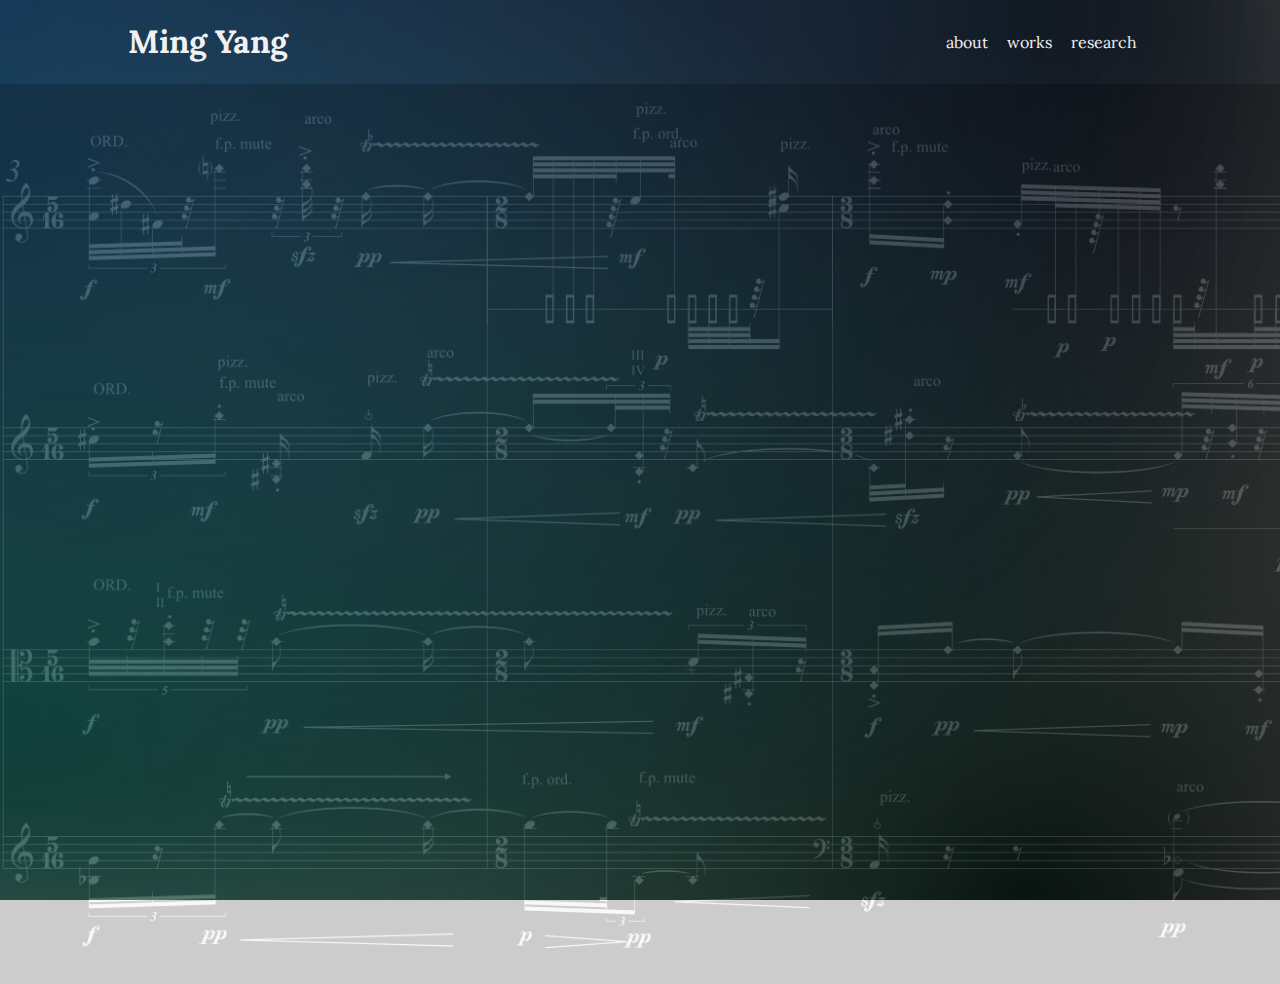
<file: index.html>
<!DOCTYPE html>
<html lang="en">
<head>
    <meta charset="UTF-8">
    <meta name="viewport" content="width=device-width, initial-scale=1.0">
    <title>Ming Yang</title>
    <link rel="stylesheet" href="styles.css">
    <script src="index.js" type="text/javascript" defer></script>
</head>
<body class="homepage">
    <header-component></header-component>
    <section id="homepage-content">
    </section>
</body>
</html>
</file>
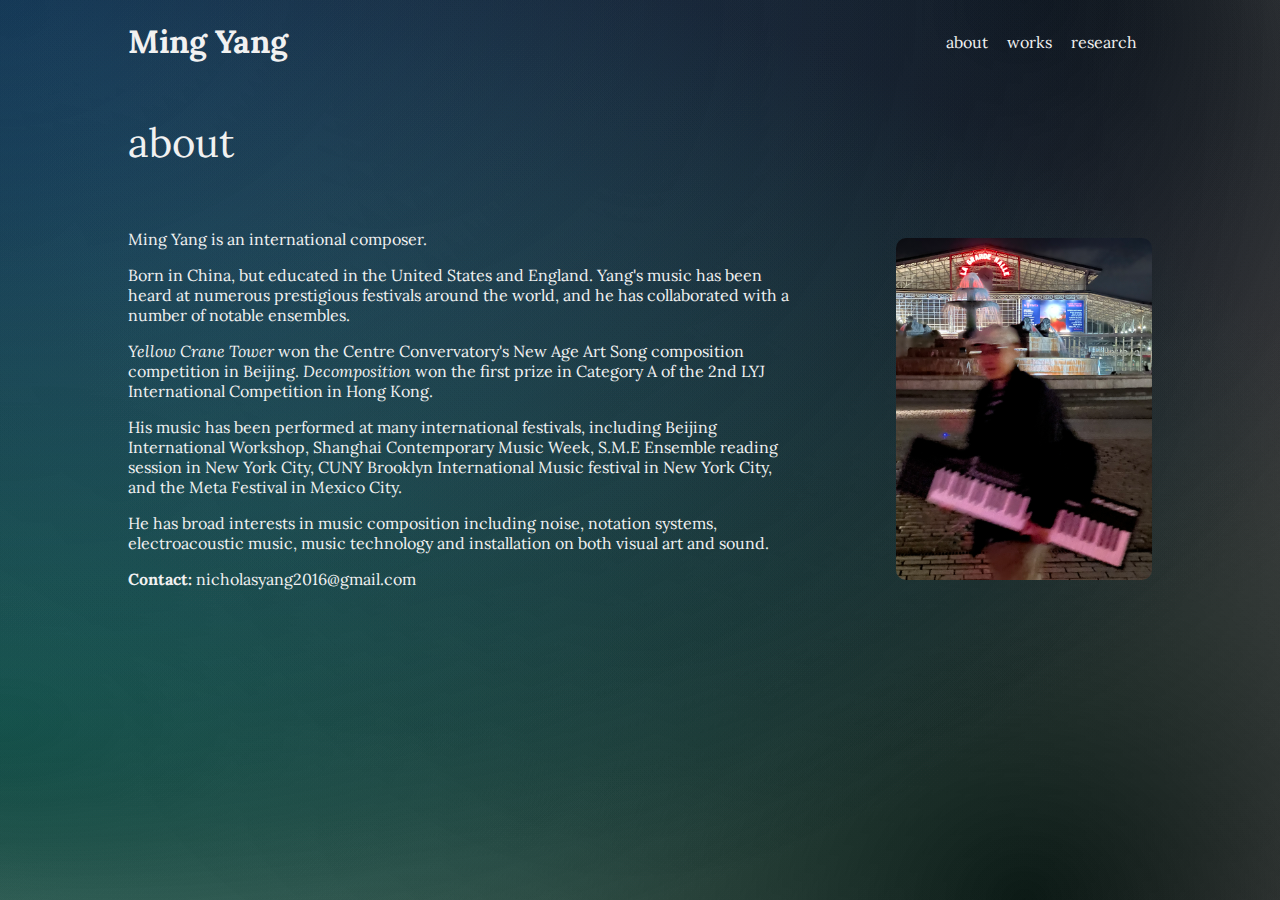
<file: about.html>
<!DOCTYPE html>
<html lang="en">
<head>
    <meta charset="UTF-8">
    <meta name="viewport" content="width=device-width, initial-scale=1.0">
    <title>Ming Yang - About</title>
    <link rel="stylesheet" href="styles.css">
    <script src="index.js" type="text/javascript" defer></script>
</head>
<body>
    <header-component></header-component>
    <h2>about</h2>
    <section id="aboutpage-content">
        <div id="text">
            <p>
                Ming Yang is an international composer.
            </p>
            <p>
                Born in China, but educated in the United States and England. Yang's music has been heard at numerous
                prestigious festivals around the world, and he has collaborated with a number of notable ensembles.
            </p>
            <p>
                <i>Yellow Crane Tower</i> won the Centre Convervatory's New Age Art Song composition competition in Beijing.
                <i>Decomposition</i> won the first prize in Category A of the 2nd LYJ International Competition in Hong Kong. 
            </p>
            <p>
                His music has been performed at many international festivals, including Beijing International Workshop, Shanghai 
                Contemporary Music Week, S.M.E Ensemble reading session in New York City, CUNY Brooklyn International Music festival
                in New York City, and the Meta Festival in Mexico City.
            </p>
            <p>
                He has broad interests in music composition including noise, notation systems, electroacoustic music, music technology
                and installation on both visual art and sound.
            </p>
            <p>
                <b>Contact: </b>nicholasyang2016@gmail.com
            </p>
        </div>
        <img src="./assets/images/ming-yang.jpg" alt="Photo of Ming Yang">
    </section>
</body>
</html>
</file>
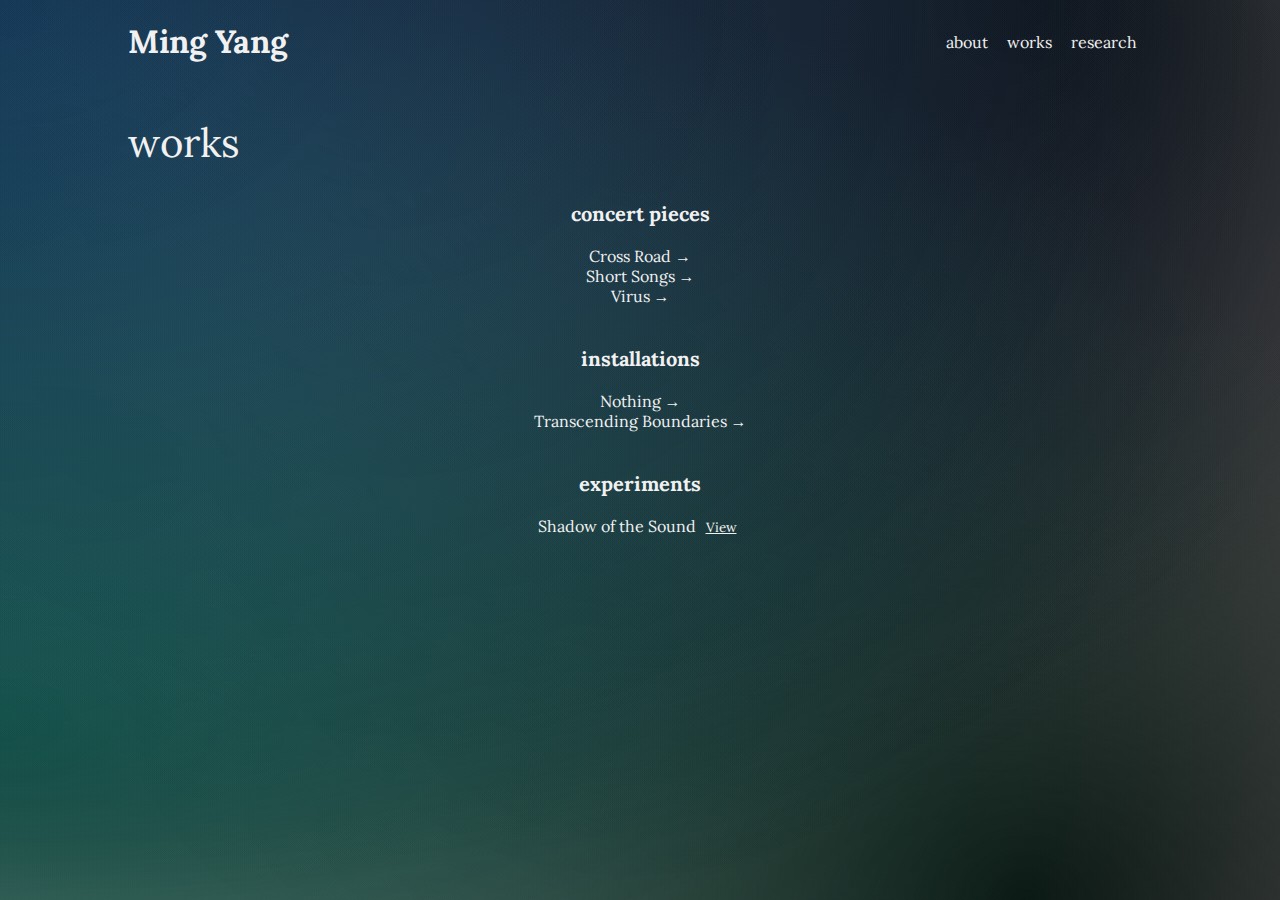
<file: works.html>
<!DOCTYPE html>
<html lang="en">
<head>
    <meta charset="UTF-8">
    <meta name="viewport" content="width=device-width, initial-scale=1.0">
    <title>Ming Yang - Works</title>
    <link rel="stylesheet" href="styles.css">
    <script src="index.js" type="text/javascript" defer></script>
</head>
<body>
    <header-component></header-component>
    <h2>works</h2>
    <section id="workspage-content">
       <h3>concert pieces</h3>
       <ul>
        <li><a href="./works/concert/crossroad.html">Cross Road →</a></li>
        <li><a href="./works/concert/shortsongs.html">Short Songs →</a></li>
        <li><a href="./works/concert/virus.html">Virus →</a></li>
       </ul>
       <br>
       <h3>installations</h3>
       <ul>
        <li><a href="./works/installations/nothing.html">Nothing →</a></li>
        <li><a href="./works/installations/transcendingboundaries.html">Transcending Boundaries →</a></li>
       </ul>
       <br>
       <h3>experiments</h3>
       <ul>
        <li>
            <p>Shadow of the Sound <button class="modal-btn" data-pdf-url="../../assets/pdfs/shadowofthesound.pdf">View</button></p>
        </li>
       </ul>
       <br>
    </section>

    <!-- PDF Modal -->
    <div id="pdf-modal" class="modal">
        <div class="modal-content">
          <span class="close">&times;</span>
          <iframe id="pdf-frame" src="" frameborder="0"></iframe>
        </div>
    </div>
</body>
</html>
</file>
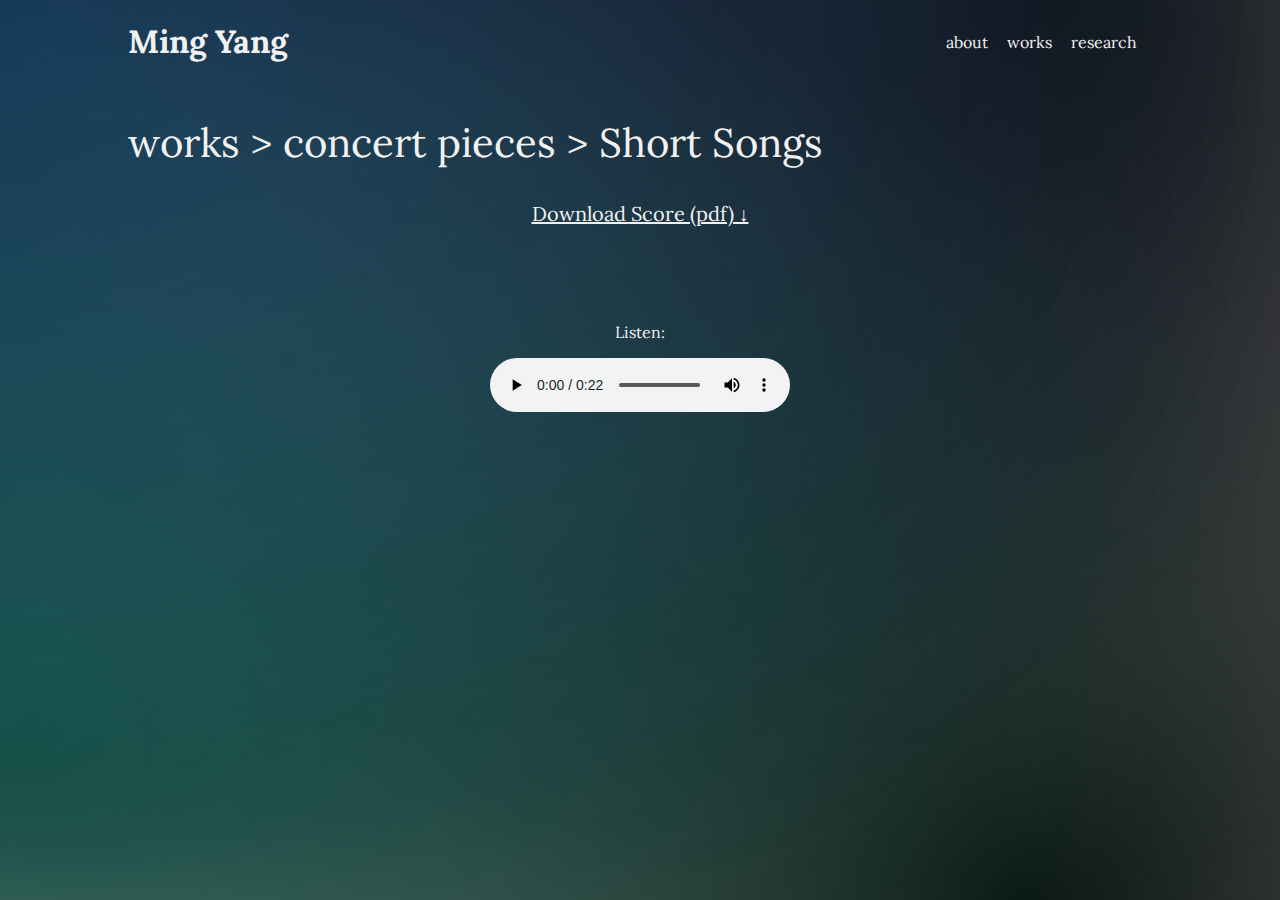
<file: works/concert/shortsongs.html>
<!DOCTYPE html>
<html lang="en">
<head>
    <meta charset="UTF-8">
    <meta name="viewport" content="width=device-width, initial-scale=1.0">
    <title>Ming Yang - Short Songs</title>
    <link rel="stylesheet" href="../../styles.css">
    <script src="../../index.js" type="text/javascript" defer></script>
</head>
<body>
    <header-component></header-component>
    <h2><a href="../../works.html">works</a> > concert pieces > Short Songs</h2>
    <section class="projectpage-content">
        <a href="../../assets/pdfs/shortsongs.pdf" download style="text-decoration: underline;">Download Score (pdf) ↓</a>
        <br>
        <div class="audio">
            <p>Listen:</p>
            <audio controls="" loop="true">
                <source src="../../assets/audio/shortsongs.mp3">
            </audio>
        </div>
     </section>
</body>
</html>
</file>
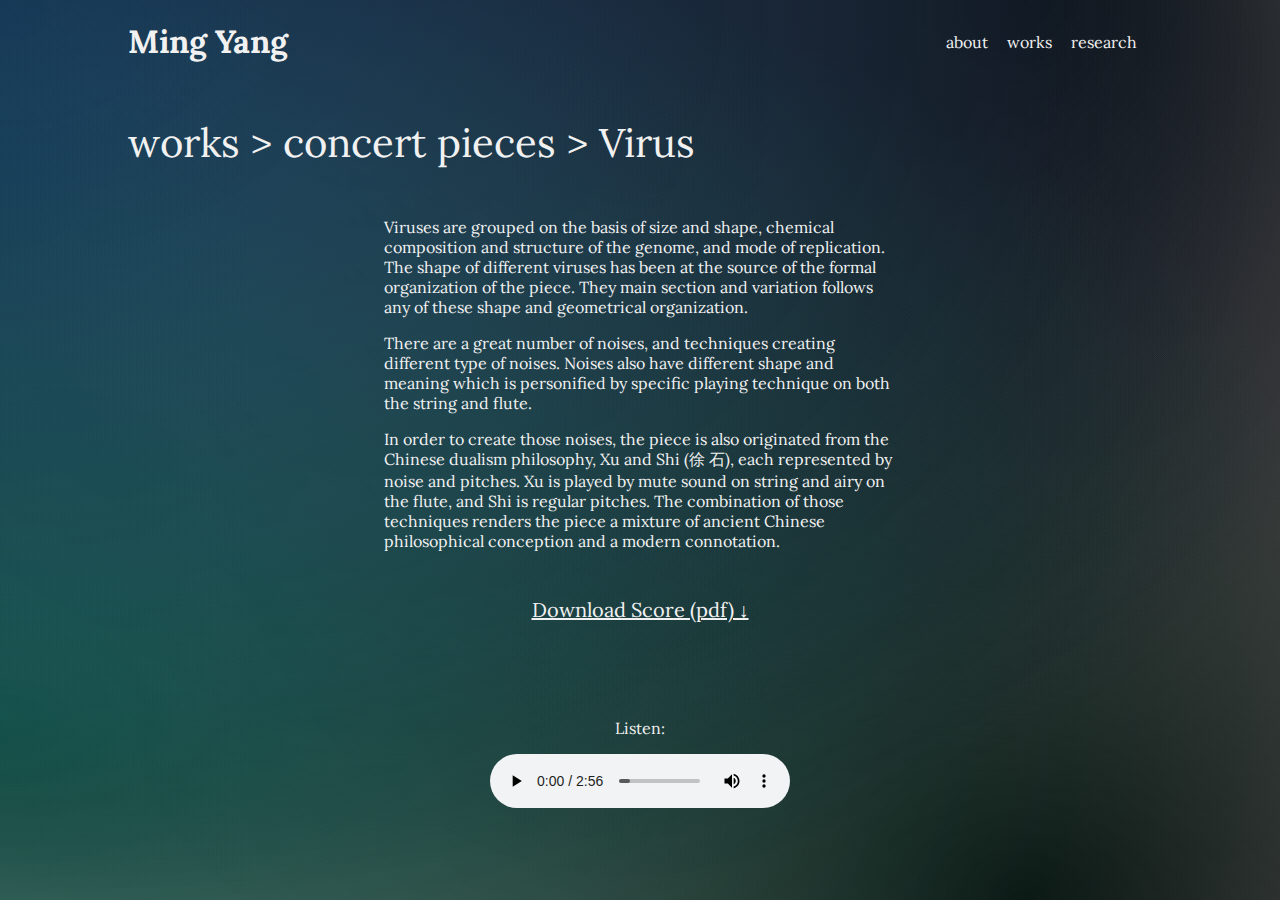
<file: works/concert/virus.html>
<!DOCTYPE html>
<html lang="en">
<head>
    <meta charset="UTF-8">
    <meta name="viewport" content="width=device-width, initial-scale=1.0">
    <title>Ming Yang - Virus</title>
    <link rel="stylesheet" href="../../styles.css">
    <script src="../../index.js" type="text/javascript" defer></script>
</head>
<body>
    <header-component></header-component>
    <h2><a href="../../works.html">works</a> > concert pieces > Virus</h2>
    <section class="projectpage-content">
        <div class="programme-note">
            <p class="programme-note">
                Viruses are grouped on the basis of size and shape, chemical composition and structure of the
                genome, and mode of replication. The shape of different viruses has been at the source of the
                formal organization of the piece. They main section and variation follows any of these shape and
                geometrical organization.
            </p>
            <p>
                There are a great number of noises, and techniques creating different type of noises. Noises also
                have different shape and meaning which is personified by specific playing technique on both the
                string and flute.
            </p>
            <p>
                In order to create those noises, the piece is also originated from the Chinese dualism philosophy,
                Xu and Shi (徐 石), each represented by noise and pitches. Xu is played by mute sound on string
                and airy on the flute, and Shi is regular pitches. The combination of those techniques renders the
                piece a mixture of ancient Chinese philosophical conception and a modern connotation.
            </p>
        </div>
        <a href="../../assets/pdfs/virus.pdf" download style="text-decoration: underline;">Download Score (pdf) ↓</a>
        <br>
        <div class="audio">
            <p>Listen:</p>
            <audio controls="" loop="true">
                <source src="../../assets/audio/virus.mp3">
            </audio>
        </div>
     </section>
</body>
</html>
</file>
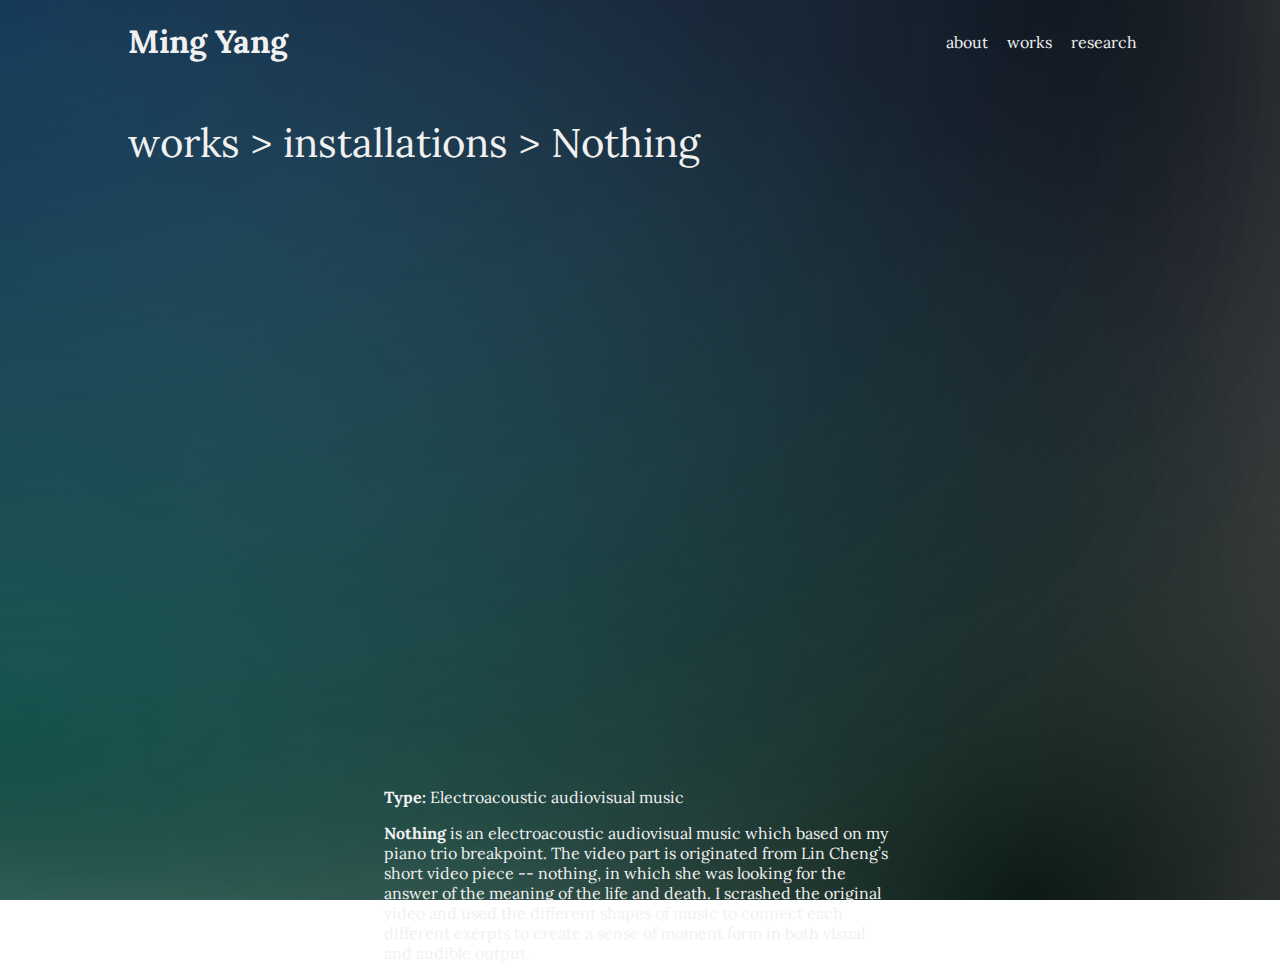
<file: works/installations/nothing.html>
<!DOCTYPE html>
<html lang="en">
<head>
    <meta charset="UTF-8">
    <meta name="viewport" content="width=device-width, initial-scale=1.0">
    <title>Ming Yang - Nothing</title>
    <link rel="stylesheet" href="../../styles.css">
    <script src="../../index.js" type="text/javascript" defer></script>
</head>
<body>
    <header-component></header-component>
    <h2 class="long-h2"><a href="../../works.html">works</a> > installations > Nothing</h2>
    <section class="projectpage-content">
        <iframe src="https://www.youtube.com/embed/Smu7sNrvEic?si=-Tjle0XRy9VTdEXr" title="YouTube video player" frameborder="0" allow="accelerometer; autoplay; clipboard-write; encrypted-media; gyroscope; picture-in-picture; web-share" allowfullscreen></iframe>
        <div class="programme-note">
            <p><b>Type: </b>Electroacoustic audiovisual music</p>
            <p>
                <b>Nothing </b>is an electroacoustic audiovisual music which based on my piano trio breakpoint. The video part is originated from Lin Cheng’s 
                short video piece -- nothing, in which she was looking for the answer of the meaning of the life and death. I scrashed the original video 
                and used the different shapes of music to connect each different exerpts to create a sense of moment form in both visual and audible output. 
            </p>
        </div>
     </section>
</body>
</html>
</file>
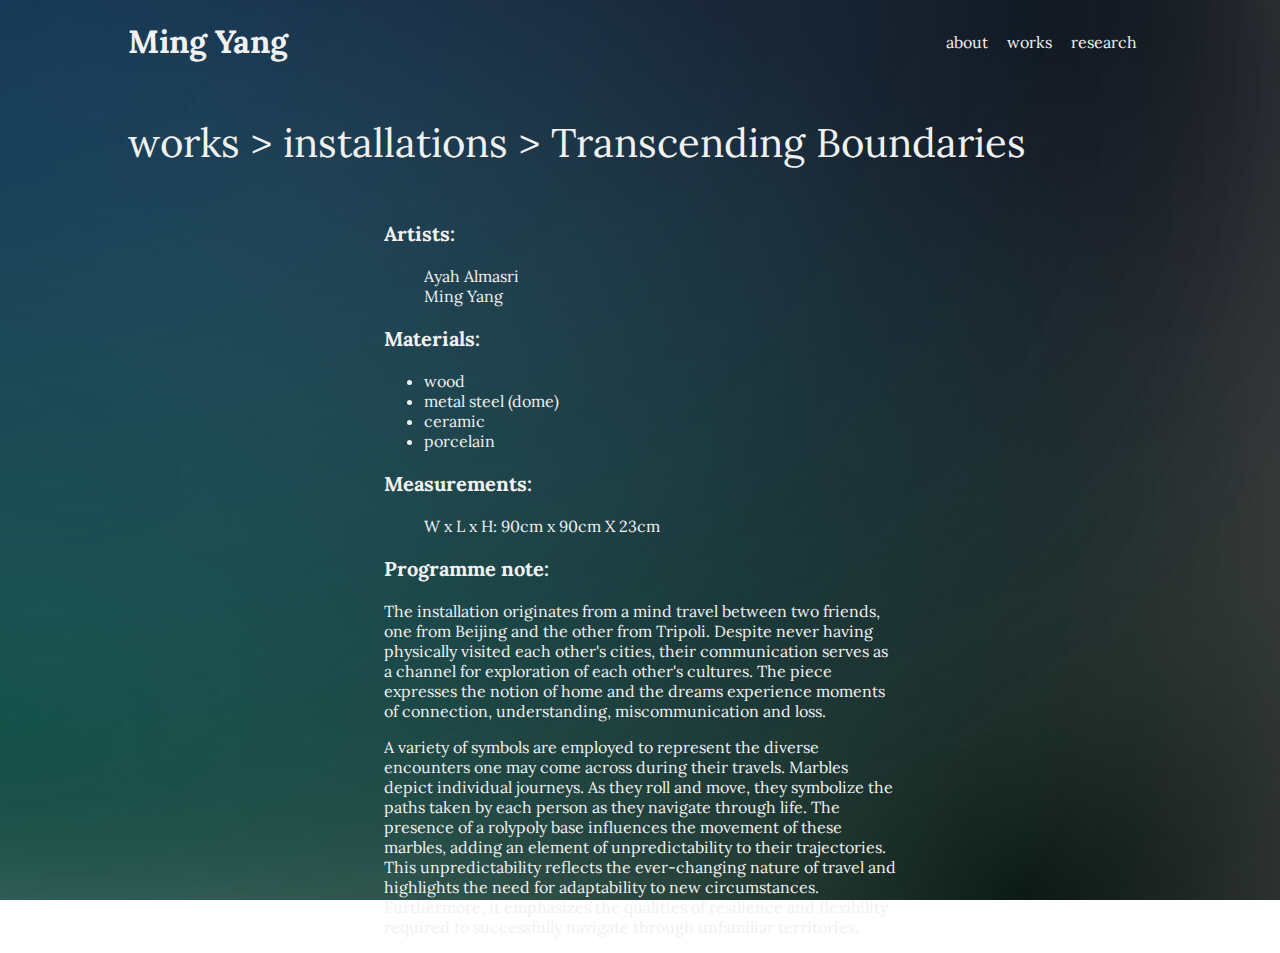
<file: works/installations/transcendingboundaries.html>
<!DOCTYPE html>
<html lang="en">
<head>
    <meta charset="UTF-8">
    <meta name="viewport" content="width=device-width, initial-scale=1.0">
    <title>Ming Yang - Transcending Boundaries</title>
    <link rel="stylesheet" href="../../styles.css">
    <script src="../../index.js" type="text/javascript" defer></script>
</head>
<body>
    <header-component></header-component>
    <h2><a href="../../works.html">works</a> > installations > Transcending Boundaries</h2>
    <section class="projectpage-content">
        <div class="programme-note">
            <h3>Artists: </h3>
                <ul style="list-style-type: none;">
                    <li>Ayah Almasri</li>
                    <li>Ming Yang</li>
                </ul>    
            <h3>Materials: </h3>
            <ul>
                <li>wood</li>
                <li>metal steel (dome)</li>
                <li>ceramic</li>
                <li>porcelain</li>
            </ul>
            <h3>Measurements: </h3>
                <ul style="list-style-type: none;">
                    <li>W x L x H: 90cm x 90cm X 23cm</li>
                </ul> 
            <h3>Programme note: </h3>
            <p>
                The installation originates from a mind travel between two friends, one from Beijing and 
                the other from Tripoli. Despite never having physically visited each other's cities, their 
                communication serves as a channel for exploration of each other's cultures. The piece 
                expresses the notion of home and the dreams experience moments of connection, understanding, 
                miscommunication and loss.
            </p>
            <p>
                A variety of symbols are employed to represent the diverse encounters one may come across during 
                their travels. Marbles depict individual journeys. As they roll and move, they symbolize the
                paths taken by each person as they navigate through life. The presence of a rolypoly base influences 
                the movement of these marbles, adding an element of unpredictability to their trajectories. 
                This unpredictability reflects the ever-changing nature of travel and highlights the need for adaptability 
                to new circumstances. Furthermore, it emphasizes the qualities of resilience and flexibility required 
                to successfully navigate through unfamiliar territories.
            </p>
        </div>
     </section>
</body>
</html>
</file>
<file: styles.css>
@import url('https://fonts.googleapis.com/css2?family=Lora:ital,wght@0,400;0,700;1,400&display=swap');

/* global */

* {
    font-family: 'Lora', serif;
    color: #f1f1f1;
}

h1 {
    font-weight: bold;
}

h2 {
  margin-left: 10vw;
  font-size: 40px;
  font-weight: 400;
}

@media only screen and (max-width: 880px) {
  h2 {
    margin: 0 10vw;
  }
}

h3 {
  font-size: 20px;
}

a {
  text-decoration: none;
}

a:hover {
  text-decoration: underline;
}

/* page background */
body {
  height: 100vh;
  width: 100vw;
  margin: 0;
  padding: 0;
  background: 
    radial-gradient(ellipse at 0% 0%, #0c2e44, transparent 80%),
    radial-gradient(ellipse at 30% 0%, #070707, transparent 60%),
    radial-gradient(ellipse at 50% 0%, #070707, transparent 70%),
    radial-gradient(ellipse at 80% 0%, #070707, transparent 90%),
    radial-gradient(ellipse at 0% 20%, #050215, transparent 80%),
    radial-gradient(ellipse at 0% 50%, #070707, transparent 70%),
    radial-gradient(ellipse at 0% 80%, #0C4433, transparent 80%),
    radial-gradient(ellipse at 80% 100%, #070707, transparent 90%);
  background-blend-mode: screen;
  background-size: cover;
  background-repeat: no-repeat;
  background-attachment: fixed;
  overflow: auto;
}

body.homepage {
  overflow: hidden;
}

/* header */
header {
    display: flex;
    align-items: center;
  }
  
#logo {
    flex: 1;
    width: 33%;
    text-align: left;
    margin-left: 10%;
 }

 #logo a {
  text-decoration: none;
 }

#nav {
    flex: 2;
    width: 67%;
    text-align: right;
    margin-right: 10%;
 }

 #nav a {
  text-decoration: none;
  margin-right: 15px;
 }

 #nav a:hover {
  text-decoration: underline;
 }

 header #nav a span {
  display: none;
}

/* Homepage */
#homepage-content {
  display: flex;
  align-items: center;
  justify-content: center;
  overflow: hidden;
  width: 100vw;
  height: 100vh;
  background: url('assets/images/virus-excerpt-negative.png') no-repeat center center;
  background-size: cover;
  opacity: 20%;
}

@media only screen and (max-width: 930px) {

  header {
      flex-direction: column;
      align-items: center;
      justify-content: center;
  }

  header #logo {
      font-size: 30px;
      text-align: center;
      width: 100%;
      margin: 0 10px;
      padding: 0;
  }

  header #nav {
      margin: 0;
      text-align: center;
  }

  header #nav a {
      margin: 20px 0;
      display: block;
      font-size: 20px;
  }

  header #nav a span {
      display: inline;
  }

  #homepage-content {
    display: none;
  }
}

/* About Page */

#aboutpage-content {
  display: flex;
  width: auto;
  margin: 10vh 20vw;
  align-items: flex-start;
  justify-content: center;
}

#aboutpage-content #text {
  margin-right: 8vw;
}

#aboutpage-content img {
  width: 20vw;
  border-radius: 10px;
}

@media only screen and (max-width: 1360px) {
  #aboutpage-content {
    align-items: center;
    margin: 5vh 10vw;
  }
}

@media only screen and (max-width: 1063px) {
  #aboutpage-content img {
    width: 30vw;
  }
}

@media only screen and (max-width: 880px) {
  #aboutpage-content {
    flex-direction: column;
    margin: 0 10vw;
  }

  #aboutpage-content > * {
    margin-bottom: 20px;
  }

  #aboutpage-content img {
    width: 80vw;
  }
}

@media only screen and (max-width: 500px) {
  #aboutpage-content #text {
    margin: 0;
  }
}

/* Works Page */

#workspage-content {
  text-align: center;
}

#workspage-content h3 {
  font-size: 35;
}

#workspage-content ul {
  margin: 0;
  padding: 0;
}

#workspage-content ul li {
  list-style: none;
}

/* PDF Modal */

.modal {
  display: none; 
  position: fixed;
  left: 0;
  top: 0;
  width: 100%;
  height: 100%;
  overflow: none;
  background-color: rgba(0,0,0,0.5);
}

.modal-btn {
  background: none;
  border: none;
  text-decoration: underline;
}

.modal-btn:hover {
  cursor: pointer;
}

.modal-content {
  background-color: #e6e5e5;
  margin: 15% auto; 
  padding: 20px;
  width: calc(1920px / 2); 
}

/* Close Button */
.close {
  color: #0a0a0a;
  float: right;
  font-size: 50px;
  font-weight: bold;
}

.close:hover,
.close:focus {
  color: black;
  text-decoration: none;
  cursor: pointer;
}

/* Individual project pages */

.projectpage-content {
  display: flex;
  flex-direction: column;
  align-items: center;
  justify-content: center;
  text-align: center;
  margin-bottom: 25px;
  gap: 30px;
}

.projectpage-content a {
  font-size: 20px;
}

.projectpage-content a, p {
  display: block;
}

.projectpage-content .programme-note {
  width: 40vw;
  text-align: left;
}

iframe {
  width: calc(1920px / 2); 
  height: calc(1080px / 2); 
}

@media only screen and (max-width: 1190px) {

  iframe {
    width: calc(1920px / 3); 
    height: calc(1080px / 3); 
  }

  .modal-content {
    width: calc(1920px / 3); 
    padding: 0px 10px;
  }
}

@media only screen and (max-width: 865px){
  iframe {
    margin-top: 10px;
  }
}

@media only screen and (max-width: 840px) {
  .long-h2 {
    font-size: 35px;
  }

  .projectpage-content {
    gap: 15px;
    margin-bottom: 20px;
  }

  .projectpage-content .programme-note {
    width: 80vw;
  }
}

@media only screen and (max-width: 700px) {
  iframe {
    width: calc(1920px / 4); 
    height: calc(1080px / 4); 
  }

  .modal-content {
    width: calc(1920px / 4); 
  }

  .close {
    font-size: 30px;
  }
} 

@media only screen and (max-width: 525px) {
  iframe {
    width: calc(1920px / 5); 
    height: 90%; 
  }

  .modal-content {
    width: calc(1920px / 5); 
    height: 80%;
  }

  .close {
    font-size: 25px;
  }
} 

@media only screen and (max-width: 410px) {
  iframe {
    width: calc((1920px / 6) + 20px); 
  }

  .modal-content {
    width: calc((1920px / 6) + 20px); 
    height: 70%;
  }
} 

@media only screen and (max-width: 365px) {
  iframe {
    width: calc((1920px / 6) ); 
  }

  .modal-content {
    width: calc((1920px / 6)); 
    height: 70%;
  }
}
</file>
